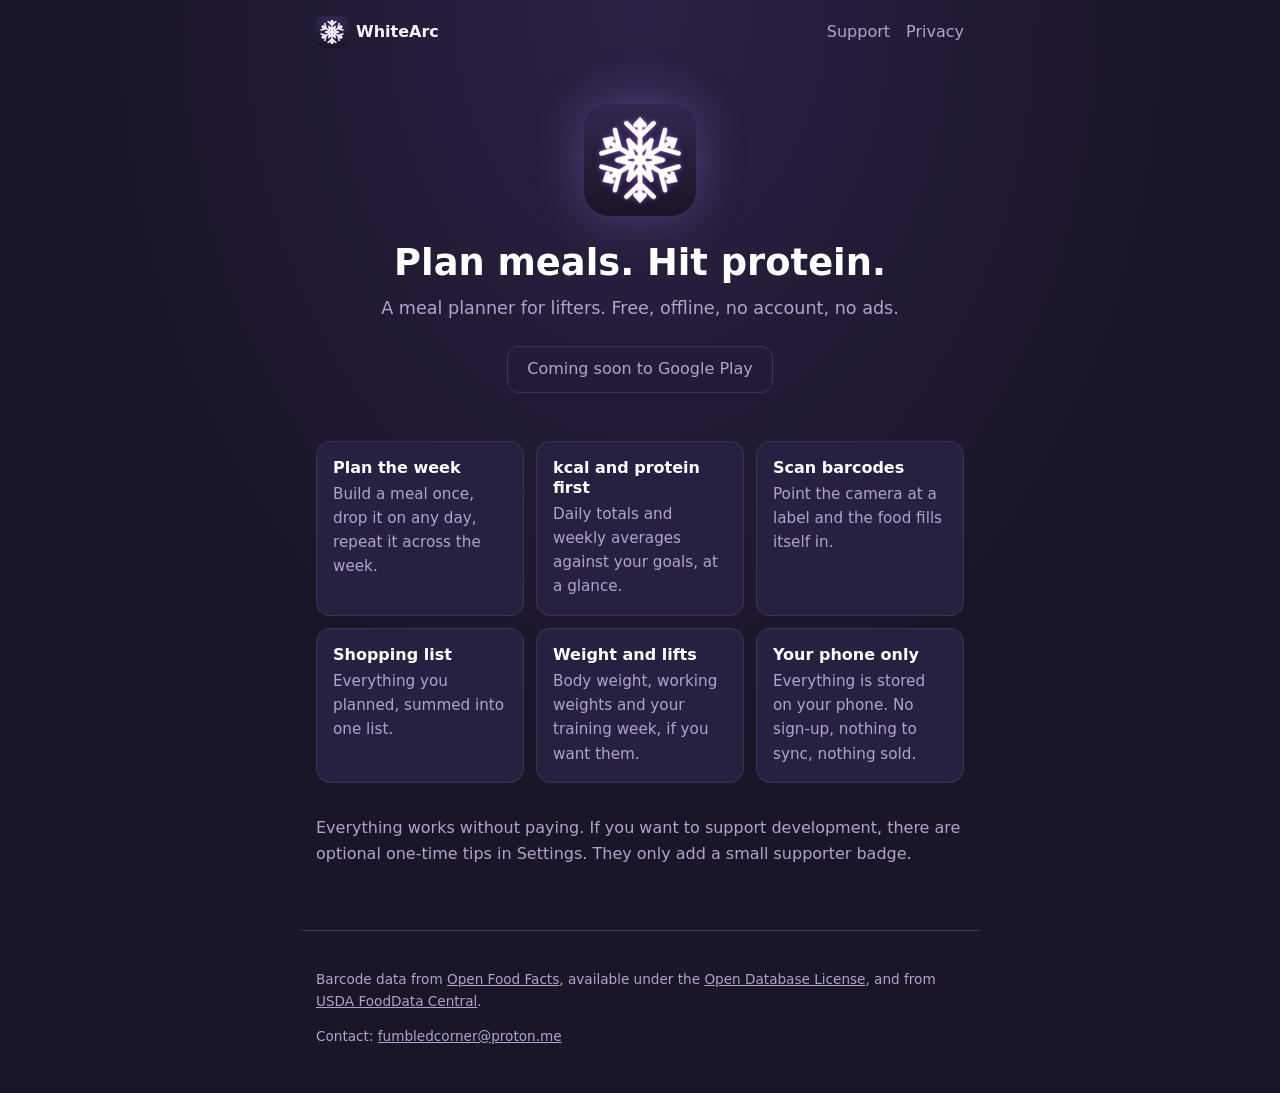
<file: index.html>
<!doctype html>
<html lang="en">
<head>
<meta charset="utf-8">
<meta name="viewport" content="width=device-width, initial-scale=1">
<title>WhiteArc: Macro Meal Planner</title>
<meta name="description" content="Plan meals, hit kcal and protein. Free, offline, no account, no ads.">
<link rel="icon" href="icon.png">
<link rel="stylesheet" href="style.css">
</head>
<body>
<nav>
  <a class="brand" href="./"><img src="icon.png" alt="">WhiteArc</a>
  <a href="support.html">Support</a>
  <a href="privacy.html">Privacy</a>
</nav>
<main>
<section class="hero">
  <img src="icon.png" alt="WhiteArc icon">
  <h1>Plan meals. Hit protein.</h1>
  <p>A meal planner for lifters. Free, offline, no account, no ads.</p>
  <span class="soon">Coming soon to Google Play</span>
</section>

<div class="cards">
  <div class="card"><h3>Plan the week</h3><p>Build a meal once, drop it on any day, repeat it across the week.</p></div>
  <div class="card"><h3>kcal and protein first</h3><p>Daily totals and weekly averages against your goals, at a glance.</p></div>
  <div class="card"><h3>Scan barcodes</h3><p>Point the camera at a label and the food fills itself in.</p></div>
  <div class="card"><h3>Shopping list</h3><p>Everything you planned, summed into one list.</p></div>
  <div class="card"><h3>Weight and lifts</h3><p>Body weight, working weights and your training week, if you want them.</p></div>
  <div class="card"><h3>Your phone only</h3><p>Everything is stored on your phone. No sign-up, nothing to sync, nothing sold.</p></div>
</div>

<p class="muted">Everything works without paying. If you want to support development, there are optional one-time tips in Settings. They only add a small supporter badge.</p>
</main>
<footer>
  <p>Barcode data from <a href="https://world.openfoodfacts.org">Open Food Facts</a>, available under the <a href="https://opendatacommons.org/licenses/odbl/1-0/">Open Database License</a>, and from <a href="https://fdc.nal.usda.gov">USDA FoodData Central</a>.</p>
  <p>Contact: <a href="mailto:fumbledcorner@proton.me">fumbledcorner@proton.me</a></p>
</footer>
</body>
</html>
</file>
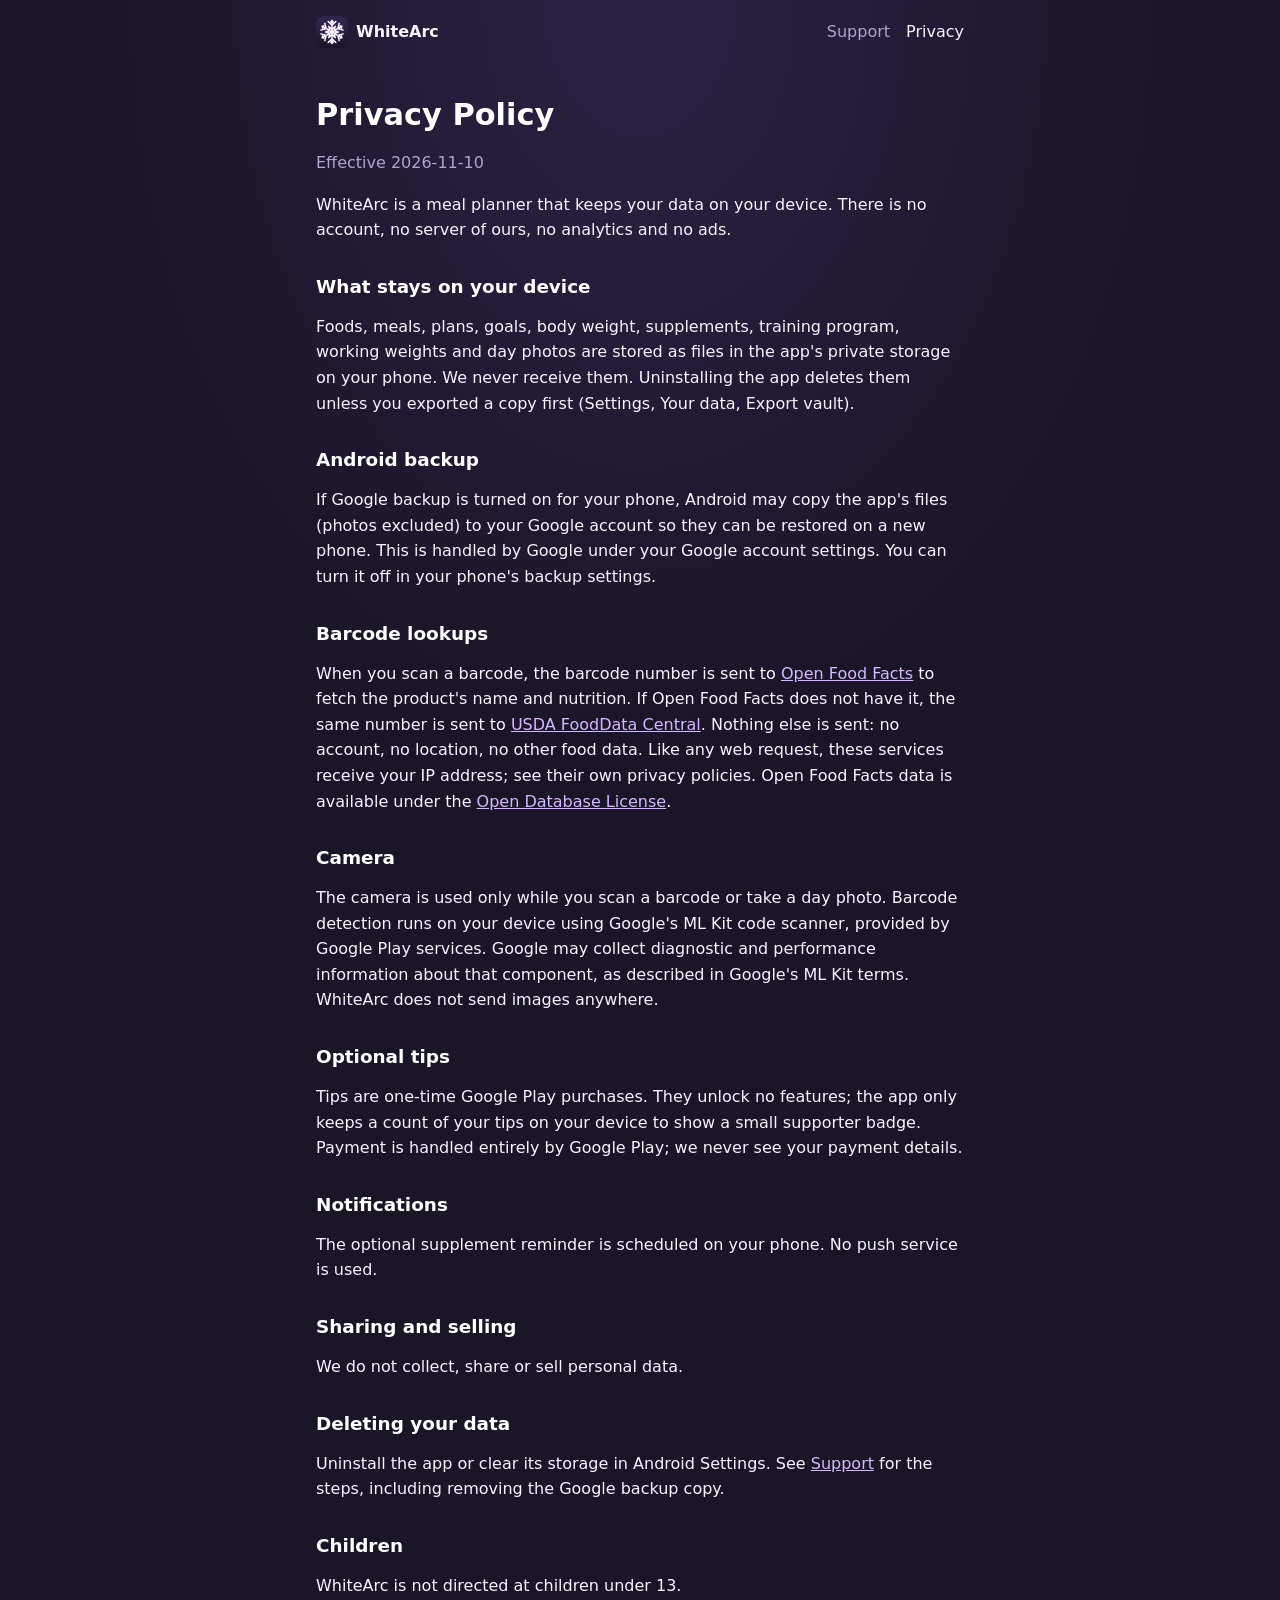
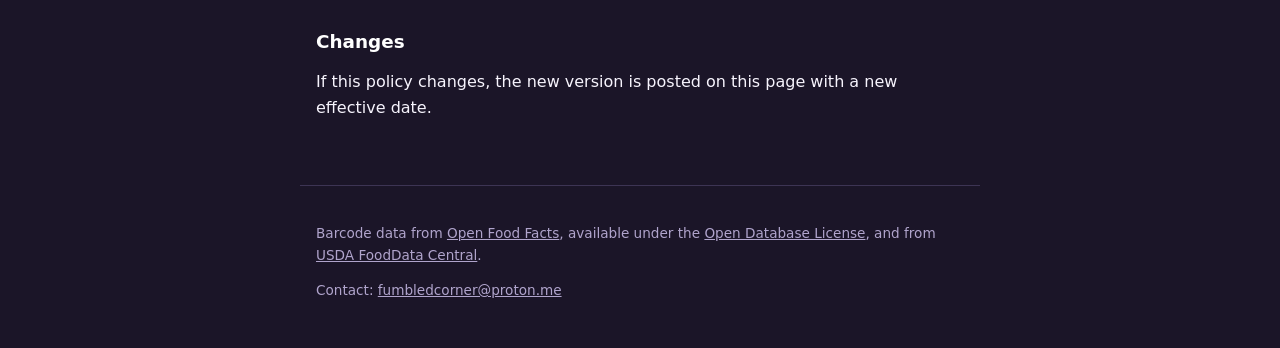
<file: privacy.html>
<!doctype html>
<html lang="en">
<head>
<meta charset="utf-8">
<meta name="viewport" content="width=device-width, initial-scale=1">
<title>WhiteArc Privacy Policy</title>
<meta name="description" content="WhiteArc keeps your data on your phone. No account, no analytics, no ads.">
<link rel="icon" href="icon.png">
<link rel="stylesheet" href="style.css">
</head>
<body>
<nav>
  <a class="brand" href="./"><img src="icon.png" alt="">WhiteArc</a>
  <a href="support.html">Support</a>
  <a href="privacy.html" aria-current="page">Privacy</a>
</nav>
<main>
<h1>Privacy Policy</h1>
<p class="muted">Effective 2026-11-10</p>

<p>WhiteArc is a meal planner that keeps your data on your device. There is no account, no server of ours, no analytics and no ads.</p>

<h2>What stays on your device</h2>
<p>Foods, meals, plans, goals, body weight, supplements, training program, working weights and day photos are stored as files in the app's private storage on your phone. We never receive them. Uninstalling the app deletes them unless you exported a copy first (Settings, Your data, Export vault).</p>

<h2>Android backup</h2>
<p>If Google backup is turned on for your phone, Android may copy the app's files (photos excluded) to your Google account so they can be restored on a new phone. This is handled by Google under your Google account settings. You can turn it off in your phone's backup settings.</p>

<h2>Barcode lookups</h2>
<p>When you scan a barcode, the barcode number is sent to <a href="https://world.openfoodfacts.org">Open Food Facts</a> to fetch the product's name and nutrition. If Open Food Facts does not have it, the same number is sent to <a href="https://fdc.nal.usda.gov">USDA FoodData Central</a>. Nothing else is sent: no account, no location, no other food data. Like any web request, these services receive your IP address; see their own privacy policies. Open Food Facts data is available under the <a href="https://opendatacommons.org/licenses/odbl/1-0/">Open Database License</a>.</p>

<h2>Camera</h2>
<p>The camera is used only while you scan a barcode or take a day photo. Barcode detection runs on your device using Google's ML Kit code scanner, provided by Google Play services. Google may collect diagnostic and performance information about that component, as described in Google's ML Kit terms. WhiteArc does not send images anywhere.</p>

<h2>Optional tips</h2>
<p>Tips are one-time Google Play purchases. They unlock no features; the app only keeps a count of your tips on your device to show a small supporter badge. Payment is handled entirely by Google Play; we never see your payment details.</p>

<h2>Notifications</h2>
<p>The optional supplement reminder is scheduled on your phone. No push service is used.</p>

<h2>Sharing and selling</h2>
<p>We do not collect, share or sell personal data.</p>

<h2>Deleting your data</h2>
<p>Uninstall the app or clear its storage in Android Settings. See <a href="support.html">Support</a> for the steps, including removing the Google backup copy.</p>

<h2>Children</h2>
<p>WhiteArc is not directed at children under 13.</p>

<h2>Changes</h2>
<p>If this policy changes, the new version is posted on this page with a new effective date.</p>
</main>
<footer>
  <p>Barcode data from <a href="https://world.openfoodfacts.org">Open Food Facts</a>, available under the <a href="https://opendatacommons.org/licenses/odbl/1-0/">Open Database License</a>, and from <a href="https://fdc.nal.usda.gov">USDA FoodData Central</a>.</p>
  <p>Contact: <a href="mailto:fumbledcorner@proton.me">fumbledcorner@proton.me</a></p>
</footer>
</body>
</html>
</file>
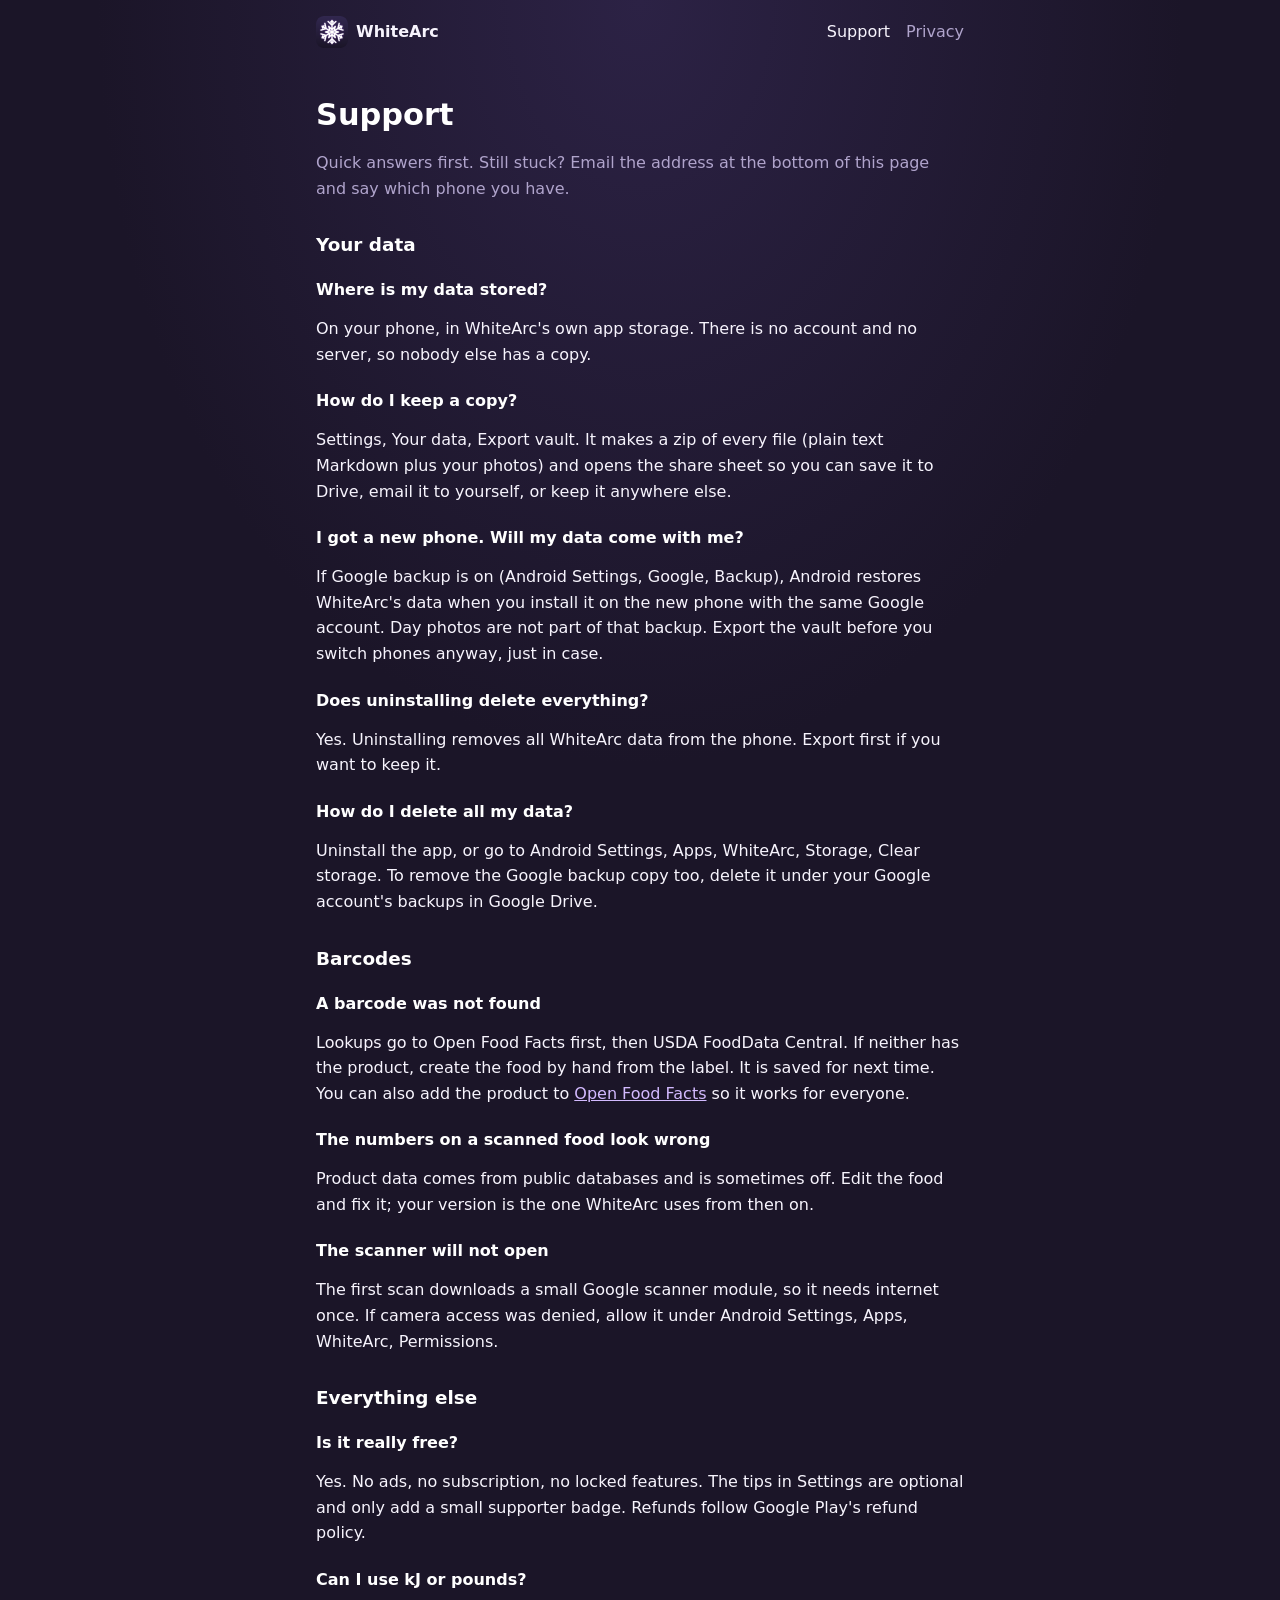
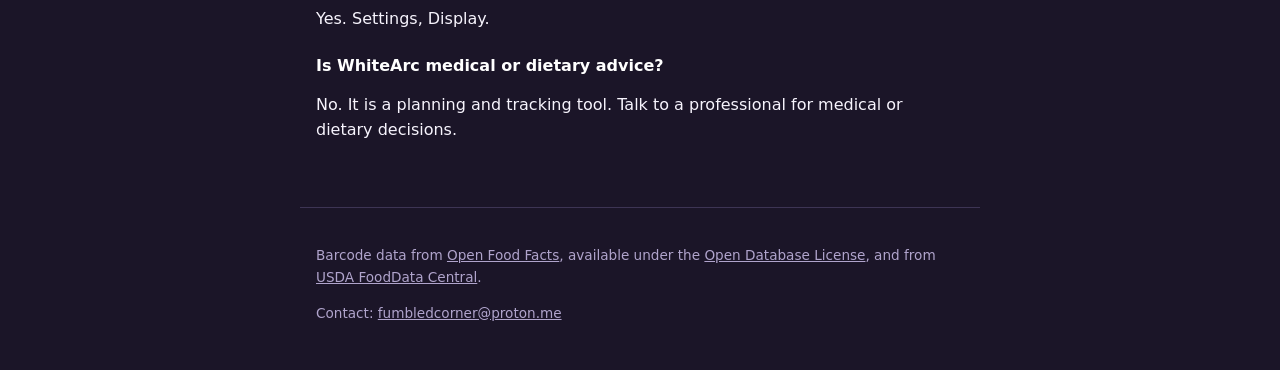
<file: support.html>
<!doctype html>
<html lang="en">
<head>
<meta charset="utf-8">
<meta name="viewport" content="width=device-width, initial-scale=1">
<title>WhiteArc Support</title>
<meta name="description" content="Help and common questions for WhiteArc.">
<link rel="icon" href="icon.png">
<link rel="stylesheet" href="style.css">
</head>
<body>
<nav>
  <a class="brand" href="./"><img src="icon.png" alt="">WhiteArc</a>
  <a href="support.html" aria-current="page">Support</a>
  <a href="privacy.html">Privacy</a>
</nav>
<main>
<h1>Support</h1>
<p class="muted">Quick answers first. Still stuck? Email the address at the bottom of this page and say which phone you have.</p>

<h2>Your data</h2>
<h3>Where is my data stored?</h3>
<p>On your phone, in WhiteArc's own app storage. There is no account and no server, so nobody else has a copy.</p>

<h3>How do I keep a copy?</h3>
<p>Settings, Your data, Export vault. It makes a zip of every file (plain text Markdown plus your photos) and opens the share sheet so you can save it to Drive, email it to yourself, or keep it anywhere else.</p>

<h3>I got a new phone. Will my data come with me?</h3>
<p>If Google backup is on (Android Settings, Google, Backup), Android restores WhiteArc's data when you install it on the new phone with the same Google account. Day photos are not part of that backup. Export the vault before you switch phones anyway, just in case.</p>

<h3>Does uninstalling delete everything?</h3>
<p>Yes. Uninstalling removes all WhiteArc data from the phone. Export first if you want to keep it.</p>

<h3>How do I delete all my data?</h3>
<p>Uninstall the app, or go to Android Settings, Apps, WhiteArc, Storage, Clear storage. To remove the Google backup copy too, delete it under your Google account's backups in Google Drive.</p>

<h2>Barcodes</h2>
<h3>A barcode was not found</h3>
<p>Lookups go to Open Food Facts first, then USDA FoodData Central. If neither has the product, create the food by hand from the label. It is saved for next time. You can also add the product to <a href="https://world.openfoodfacts.org">Open Food Facts</a> so it works for everyone.</p>

<h3>The numbers on a scanned food look wrong</h3>
<p>Product data comes from public databases and is sometimes off. Edit the food and fix it; your version is the one WhiteArc uses from then on.</p>

<h3>The scanner will not open</h3>
<p>The first scan downloads a small Google scanner module, so it needs internet once. If camera access was denied, allow it under Android Settings, Apps, WhiteArc, Permissions.</p>

<h2>Everything else</h2>
<h3>Is it really free?</h3>
<p>Yes. No ads, no subscription, no locked features. The tips in Settings are optional and only add a small supporter badge. Refunds follow Google Play's refund policy.</p>

<h3>Can I use kJ or pounds?</h3>
<p>Yes. Settings, Display.</p>

<h3>Is WhiteArc medical or dietary advice?</h3>
<p>No. It is a planning and tracking tool. Talk to a professional for medical or dietary decisions.</p>
</main>
<footer>
  <p>Barcode data from <a href="https://world.openfoodfacts.org">Open Food Facts</a>, available under the <a href="https://opendatacommons.org/licenses/odbl/1-0/">Open Database License</a>, and from <a href="https://fdc.nal.usda.gov">USDA FoodData Central</a>.</p>
  <p>Contact: <a href="mailto:fumbledcorner@proton.me">fumbledcorner@proton.me</a></p>
</footer>
</body>
</html>
</file>
<file: style.css>
:root {
  color-scheme: dark;
  --bg: #1b1528;
  --panel: #282040;
  --fg: #f7f4fd;
  --muted: #b0a4cc;
  --border: #3d3454;
  --accent: #ab7dff;
  --accent-soft: #d3baff;
}
* { box-sizing: border-box; }
body {
  margin: 0;
  background: radial-gradient(ellipse at top, #2c2245 0%, var(--bg) 60%) fixed, var(--bg);
  color: var(--fg);
  font: 16px/1.6 system-ui, -apple-system, "Segoe UI", Roboto, sans-serif;
}
main { max-width: 680px; margin: 0 auto; padding: 1.5rem 16px 3rem; }
nav { display: flex; align-items: center; gap: 1rem; max-width: 680px; margin: 0 auto; padding: 1rem 16px 0; flex-wrap: wrap; }
nav .brand { display: flex; align-items: center; gap: 0.5rem; font-weight: 700; color: var(--fg); text-decoration: none; margin-right: auto; }
nav .brand img { width: 32px; height: 32px; border-radius: 8px; }
nav a { color: var(--muted); text-decoration: none; }
nav a:hover, nav a[aria-current] { color: var(--fg); }
h1, h2, h3 { line-height: 1.25; color: #fff; }
h1 { font-size: 1.9rem; margin: 1.5rem 0 0.5rem; }
h2 { font-size: 1.15rem; margin-top: 2rem; }
h3 { font-size: 1rem; margin: 1.5rem 0 0.25rem; }
a { color: var(--accent-soft); }
.muted { color: var(--muted); }
.hero { text-align: center; padding: 2rem 0 1rem; }
.hero img { width: 112px; height: 112px; border-radius: 26px; box-shadow: 0 0 48px rgba(171, 125, 255, 0.35); }
.hero h1 { font-size: 2.3rem; margin-top: 1rem; }
.hero p { color: var(--muted); font-size: 1.1rem; margin: 0.25rem 0 1.5rem; }
.cta { display: inline-block; background: var(--accent); color: var(--bg); font-weight: 700; padding: 0.75rem 1.5rem; border-radius: 12px; text-decoration: none; }
.soon { display: inline-block; border: 1px solid var(--border); color: var(--muted); padding: 0.6rem 1.2rem; border-radius: 12px; }
.cards { display: grid; gap: 0.75rem; grid-template-columns: repeat(auto-fit, minmax(200px, 1fr)); margin: 2rem 0; }
.card { background: var(--panel); border: 1px solid var(--border); border-radius: 14px; padding: 1rem; }
.card h3 { margin: 0 0 0.25rem; }
.card p { margin: 0; color: var(--muted); font-size: 0.95rem; }
footer { max-width: 680px; margin: 0 auto; padding: 1.5rem 16px 2rem; border-top: 1px solid var(--border); color: var(--muted); font-size: 0.85rem; }
footer a { color: var(--muted); }
</file>
